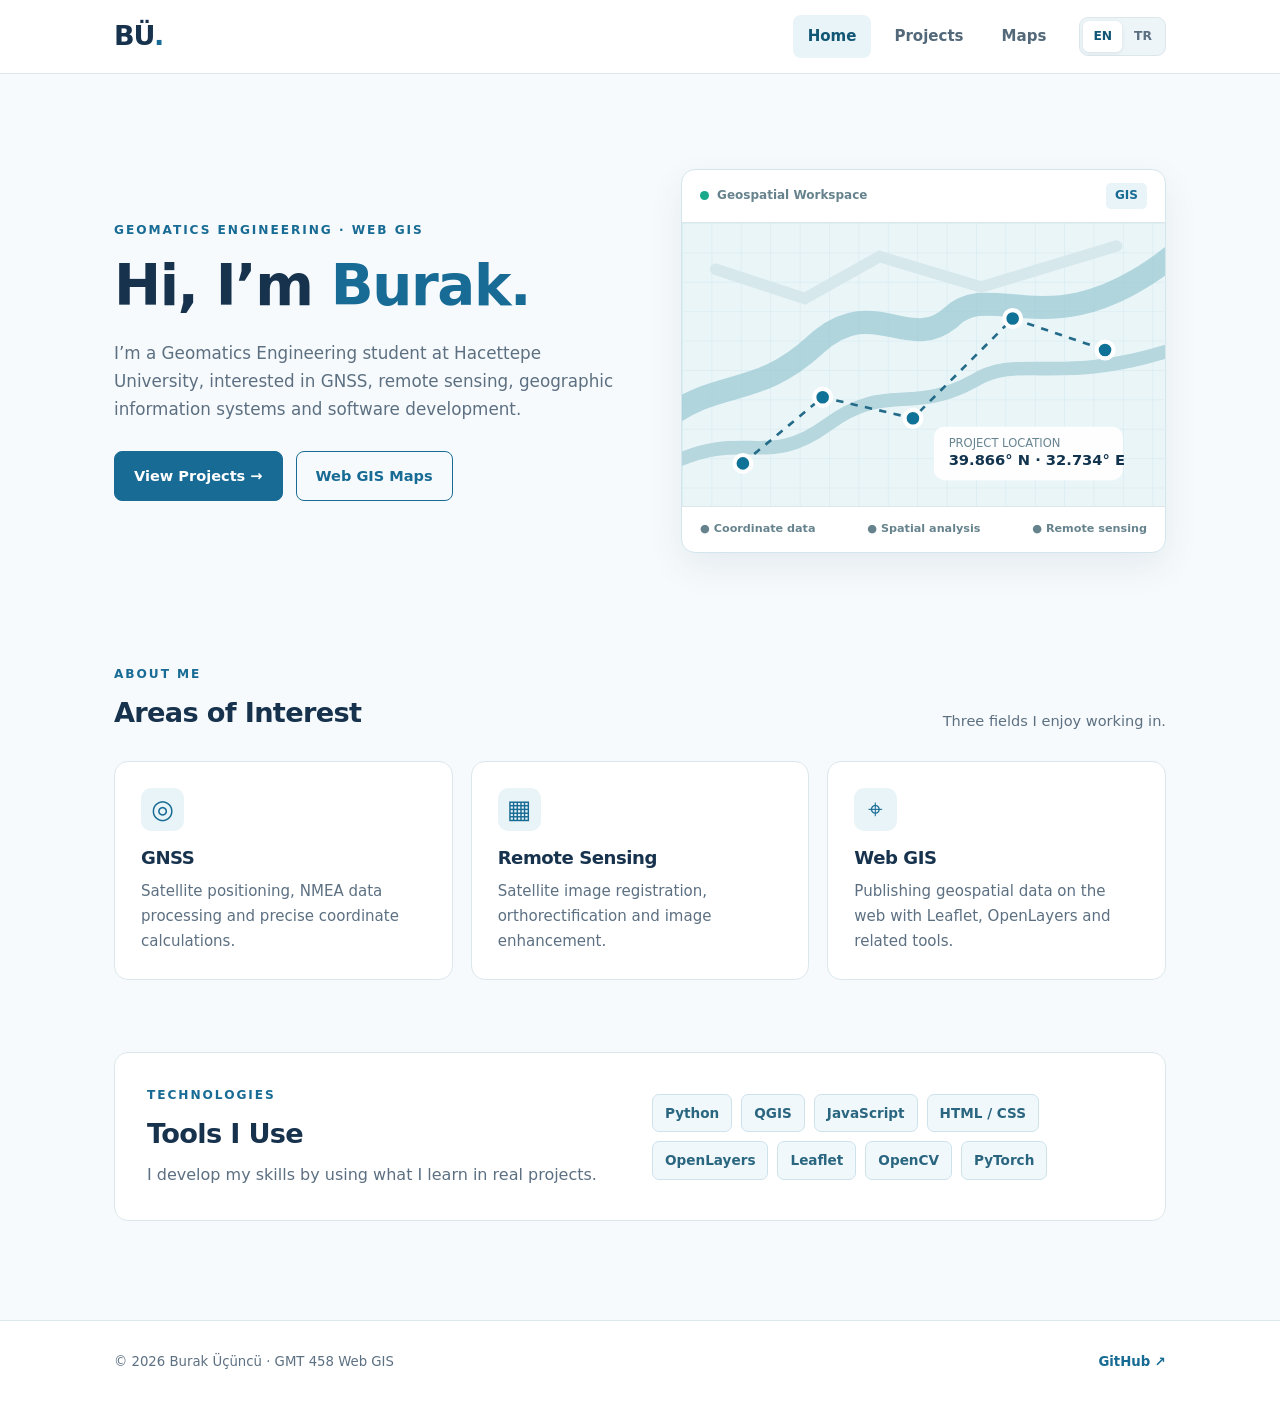
<file: index.html>
<!DOCTYPE html>
<html lang="en">
<head>
  <meta charset="UTF-8">
  <meta name="viewport" content="width=device-width, initial-scale=1">
  <meta name="description" data-i18n-content="site.homeDescription" content="Burak Üçüncü - Geomatics Engineering student portfolio and Web GIS projects.">
  <title data-i18n="site.homeTitle">Burak Üçüncü | Home</title>
  <link rel="stylesheet" href="style.css">
  <script defer src="i18n.js"></script>
</head>
<body>
  <header class="site-header">
    <div class="container navbar">
      <a class="logo" href="index.html" aria-label="Home" data-i18n-aria="nav.logo">BÜ<span class="logo-dot">.</span></a>
      <div class="header-actions">
        <nav aria-label="Main navigation" data-i18n-aria="nav.label">
          <a class="active" aria-current="page" href="index.html" data-i18n="nav.home">Home</a>
          <a href="projects.html" data-i18n="nav.projects">Projects</a>
          <a href="maps.html" data-i18n="nav.maps">Maps</a>
        </nav>
        <div class="language-switch" role="group" aria-label="Language" data-i18n-aria="language.label">
          <button type="button" class="selected" data-lang="en" aria-pressed="true">EN</button>
          <button type="button" data-lang="tr" aria-pressed="false">TR</button>
        </div>
      </div>
    </div>
  </header>

  <main class="container">
    <section class="hero soft-enter">
      <div>
        <span class="eyebrow">GEOMATICS ENGINEERING · WEB GIS</span>
        <h1><span data-i18n="home.greeting">Hi, I’m</span> <span class="accent">Burak.</span></h1>
        <p class="lead" data-i18n="home.lead">I’m a Geomatics Engineering student at Hacettepe University, interested in GNSS, remote sensing, geographic information systems and software development.</p>
        <div class="button-row">
          <a class="button" href="projects.html" data-i18n="home.viewProjects">View Projects →</a>
          <a class="button button-outline" href="maps.html" data-i18n="home.viewMaps">Web GIS Maps</a>
        </div>
      </div>
      <div class="hero-panel" aria-label="Geospatial data visualization" data-i18n-aria="home.heroImageLabel">
        <div class="hero-panel-head"><span class="small-dot"></span> Geospatial Workspace <span class="panel-tag">GIS</span></div>
        <svg viewBox="0 0 460 270" role="img" aria-label="Abstract map with a coordinate grid and location markers" data-i18n-aria="home.heroSvgLabel">
          <defs><pattern id="grid" width="28" height="28" patternUnits="userSpaceOnUse"><path d="M28 0H0V28" fill="none" stroke="#bcdce7" stroke-width="1" opacity=".55"/></pattern></defs>
          <rect x="0" y="0" width="460" height="270" fill="#eaf5f8"/>
          <rect x="0" y="0" width="460" height="270" fill="url(#grid)"/>
          <path d="M-15 186C35 148 72 167 127 116S217 126 257 89 354 123 470 29" fill="none" stroke="#92c5d0" stroke-width="22" stroke-linecap="round" opacity=".65"/>
          <path d="M-8 228C62 196 80 235 139 192 194 151 218 183 277 151 322 123 357 157 472 119" fill="none" stroke="#b5d7dd" stroke-width="13" stroke-linecap="round"/>
          <path d="M32 44L117 72 188 32 285 61 414 22" fill="none" stroke="#d7e8ec" stroke-width="11" stroke-linecap="round"/>
          <path d="M58 229L134 166 220 186 315 91 403 121" fill="none" stroke="#236b89" stroke-width="2.5" stroke-dasharray="7 7"/>
          <g fill="#0f7296" stroke="#ffffff" stroke-width="4"><circle cx="58" cy="229" r="8"/><circle cx="134" cy="166" r="8"/><circle cx="220" cy="186" r="8"/><circle cx="315" cy="91" r="8"/><circle cx="403" cy="121" r="8"/></g>
          <g><rect x="240" y="194" width="180" height="51" rx="10" fill="#ffffff" opacity=".95"/><text x="254" y="213" font-size="11" fill="#688491">PROJECT LOCATION</text><text x="254" y="231" font-size="14" font-weight="700" fill="#12334e">39.866° N · 32.734° E</text></g>
        </svg>
        <div class="hero-panel-foot"><span>● Coordinate data</span><span>● Spatial analysis</span><span>● Remote sensing</span></div>
      </div>
    </section>

    <section class="section">
      <div class="section-heading"><div><span class="eyebrow" data-i18n="home.aboutEyebrow">ABOUT ME</span><h2 data-i18n="home.areasTitle">Areas of Interest</h2></div><p data-i18n="home.areasLead">Three fields I enjoy working in.</p></div>
      <div class="card-grid">
        <article class="card"><span class="card-icon" aria-hidden="true">◎</span><h3>GNSS</h3><p data-i18n="home.gnssDescription">Satellite positioning, NMEA data processing and precise coordinate calculations.</p></article>
        <article class="card"><span class="card-icon" aria-hidden="true">▦</span><h3 data-i18n="home.remoteTitle">Remote Sensing</h3><p data-i18n="home.remoteDescription">Satellite image registration, orthorectification and image enhancement.</p></article>
        <article class="card"><span class="card-icon" aria-hidden="true">⌖</span><h3>Web GIS</h3><p data-i18n="home.webgisDescription">Publishing geospatial data on the web with Leaflet, OpenLayers and related tools.</p></article>
      </div>
    </section>

    <section class="section bottom-section">
      <div class="simple-panel two-column">
        <div><span class="eyebrow" data-i18n="home.techEyebrow">TECHNOLOGIES</span><h2 data-i18n="home.techTitle">Tools I Use</h2><p data-i18n="home.techDescription">I develop my skills by using what I learn in real projects.</p></div>
        <div class="tags" aria-label="Technologies" data-i18n-aria="home.techLabel"><span>Python</span><span>QGIS</span><span>JavaScript</span><span>HTML / CSS</span><span>OpenLayers</span><span>Leaflet</span><span>OpenCV</span><span>PyTorch</span></div>
      </div>
    </section>
  </main>

  <footer class="site-footer"><div class="container footer-inner"><span>© 2026 Burak Üçüncü · GMT 458 Web GIS</span><a href="https://github.com/burakucncu" target="_blank" rel="noopener noreferrer">GitHub ↗</a></div></footer>
</body>
</html>
</file>
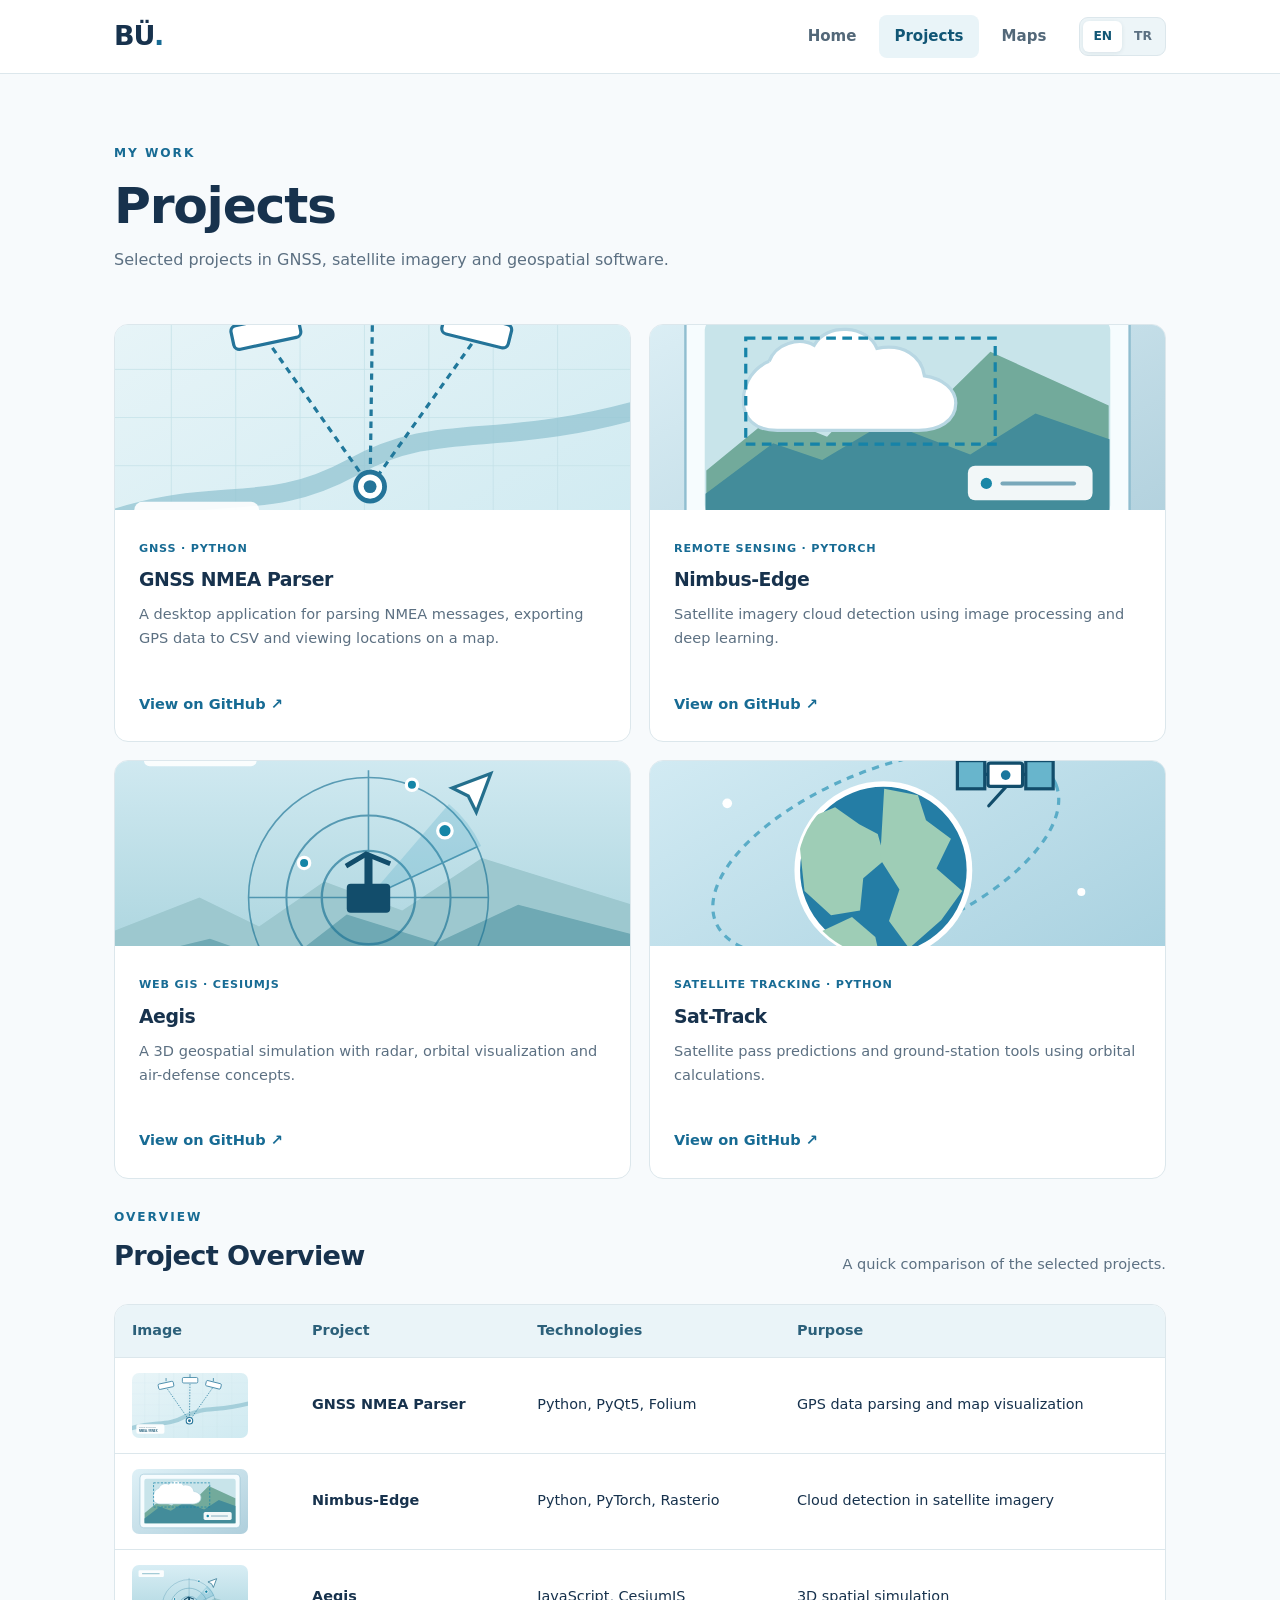
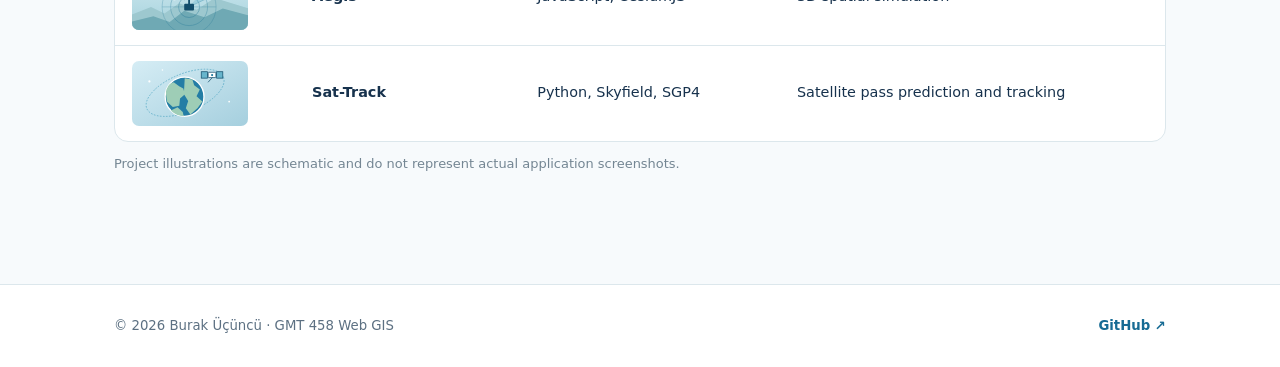
<file: projects.html>
<!DOCTYPE html>
<html lang="en">
<head>
  <meta charset="UTF-8">
  <meta name="viewport" content="width=device-width, initial-scale=1">
  <meta name="description" data-i18n-content="site.projectsDescription" content="Selected GNSS, remote sensing and geospatial software projects.">
  <title data-i18n="site.projectsTitle">Burak Üçüncü | Projects</title>
  <link rel="stylesheet" href="style.css">
  <script defer src="i18n.js"></script>
</head>
<body>
  <header class="site-header">
    <div class="container navbar">
      <a class="logo" href="index.html" aria-label="Home" data-i18n-aria="nav.logo">BÜ<span class="logo-dot">.</span></a>
      <div class="header-actions">
        <nav aria-label="Main navigation" data-i18n-aria="nav.label">
          <a href="index.html" data-i18n="nav.home">Home</a>
          <a class="active" aria-current="page" href="projects.html" data-i18n="nav.projects">Projects</a>
          <a href="maps.html" data-i18n="nav.maps">Maps</a>
        </nav>
        <div class="language-switch" role="group" aria-label="Language" data-i18n-aria="language.label">
          <button type="button" class="selected" data-lang="en" aria-pressed="true">EN</button>
          <button type="button" data-lang="tr" aria-pressed="false">TR</button>
        </div>
      </div>
    </div>
  </header>

  <main class="container">
    <div class="page-intro soft-enter"><span class="eyebrow" data-i18n="projects.eyebrow">MY WORK</span><h1 data-i18n="projects.title">Projects</h1><p data-i18n="projects.intro">Selected projects in GNSS, satellite imagery and geospatial software.</p></div>
    <section class="project-grid" aria-label="Project cards" data-i18n-aria="projects.cardsLabel">
      <article class="project-card">
        <img src="images/gnss.svg" alt="Illustration of GNSS satellite signals" data-i18n-alt="projects.gnssImage" width="640" height="360">
        <div class="project-content"><span class="category" data-i18n="projects.gnssCategory">GNSS · PYTHON</span><h2>GNSS NMEA Parser</h2><p data-i18n="projects.gnssDescription">A desktop application for parsing NMEA messages, exporting GPS data to CSV and viewing locations on a map.</p><a class="text-link" href="https://github.com/burakucncu/gnss-nmea-parser" target="_blank" rel="noopener noreferrer" data-i18n="projects.github">View on GitHub ↗</a></div>
      </article>
      <article class="project-card">
        <img src="images/nimbus.svg" alt="Satellite cloud detection illustration" data-i18n-alt="projects.nimbusImage" width="640" height="360">
        <div class="project-content"><span class="category" data-i18n="projects.nimbusCategory">REMOTE SENSING · PYTORCH</span><h2>Nimbus-Edge</h2><p data-i18n="projects.nimbusDescription">Satellite imagery cloud detection using image processing and deep learning.</p><a class="text-link" href="https://github.com/burakucncu/nimbus-edge" target="_blank" rel="noopener noreferrer" data-i18n="projects.github">View on GitHub ↗</a></div>
      </article>
      <article class="project-card">
        <img src="images/aegis.svg" alt="Radar coverage and geospatial simulation illustration" data-i18n-alt="projects.aegisImage" width="640" height="360">
        <div class="project-content"><span class="category" data-i18n="projects.aegisCategory">WEB GIS · CESIUMJS</span><h2>Aegis</h2><p data-i18n="projects.aegisDescription">A 3D geospatial simulation with radar, orbital visualization and air-defense concepts.</p><a class="text-link" href="https://github.com/burakucncu/aegis" target="_blank" rel="noopener noreferrer" data-i18n="projects.github">View on GitHub ↗</a></div>
      </article>
      <article class="project-card">
        <img src="images/sat-track.svg" alt="Satellite orbit and Earth illustration" data-i18n-alt="projects.satImage" width="640" height="360">
        <div class="project-content"><span class="category" data-i18n="projects.satCategory">SATELLITE TRACKING · PYTHON</span><h2>Sat-Track</h2><p data-i18n="projects.satDescription">Satellite pass predictions and ground-station tools using orbital calculations.</p><a class="text-link" href="https://github.com/burakucncu/sat-track" target="_blank" rel="noopener noreferrer" data-i18n="projects.github">View on GitHub ↗</a></div>
      </article>
    </section>

    <section class="section bottom-section">
      <div class="section-heading"><div><span class="eyebrow" data-i18n="projects.tableEyebrow">OVERVIEW</span><h2 data-i18n="projects.tableTitle">Project Overview</h2></div><p data-i18n="projects.tableLead">A quick comparison of the selected projects.</p></div>
      <div class="table-scroll"><table class="project-table"><thead><tr><th data-i18n="projects.tableImage">Image</th><th data-i18n="projects.tableProject">Project</th><th data-i18n="projects.tableTools">Technologies</th><th data-i18n="projects.tablePurpose">Purpose</th></tr></thead><tbody>
        <tr><td><img src="images/gnss.svg" alt="Illustration of GNSS satellite signals" data-i18n-alt="projects.gnssImage" width="116" height="65"></td><td>GNSS NMEA Parser</td><td>Python, PyQt5, Folium</td><td data-i18n="projects.gnssPurpose">GPS data parsing and map visualization</td></tr>
        <tr><td><img src="images/nimbus.svg" alt="Satellite cloud detection illustration" data-i18n-alt="projects.nimbusImage" width="116" height="65"></td><td>Nimbus-Edge</td><td>Python, PyTorch, Rasterio</td><td data-i18n="projects.nimbusPurpose">Cloud detection in satellite imagery</td></tr>
        <tr><td><img src="images/aegis.svg" alt="Radar coverage and geospatial simulation illustration" data-i18n-alt="projects.aegisImage" width="116" height="65"></td><td>Aegis</td><td>JavaScript, CesiumJS</td><td data-i18n="projects.aegisPurpose">3D spatial simulation</td></tr>
        <tr><td><img src="images/sat-track.svg" alt="Satellite orbit and Earth illustration" data-i18n-alt="projects.satImage" width="116" height="65"></td><td>Sat-Track</td><td>Python, Skyfield, SGP4</td><td data-i18n="projects.satPurpose">Satellite pass prediction and tracking</td></tr>
      </tbody></table></div>
      <p class="small-note" data-i18n="projects.imageNote">Project illustrations are schematic and do not represent actual application screenshots.</p>
    </section>
  </main>
  <footer class="site-footer"><div class="container footer-inner"><span>© 2026 Burak Üçüncü · GMT 458 Web GIS</span><a href="https://github.com/burakucncu" target="_blank" rel="noopener noreferrer">GitHub ↗</a></div></footer>
</body>
</html>
</file>
<file: style.css>
:root{--ink:#17324d;--muted:#5c7082;--blue:#176b94;--blue-dark:#115675;--border:#dce7ec;--bg:#f7fafc;--panel:#fff;--soft:#e9f4f8;--radius:14px}
*{box-sizing:border-box}
html{scroll-behavior:smooth}
body{margin:0;background:var(--bg);color:var(--ink);font:16px/1.65 system-ui,-apple-system,BlinkMacSystemFont,"Segoe UI",sans-serif}
a{color:inherit}
img{max-width:100%;height:auto}
.container{max-width:1100px;margin:0 auto;padding:0 24px}
.site-header{background:#fff;border-bottom:1px solid var(--border)}
.navbar{min-height:73px;display:flex;align-items:center;justify-content:space-between;gap:20px}
.logo{font-weight:850;font-size:27px;text-decoration:none;letter-spacing:-1.2px}
.logo-dot,.accent{color:var(--blue)}
nav{display:flex;gap:8px;align-items:center}
nav a{padding:9px 15px;border-radius:8px;text-decoration:none;font-size:.94rem;font-weight:600;color:#536879;transition:background .2s,color .2s}
nav a:hover,nav a.active{background:var(--soft);color:var(--blue-dark)}
h1,h2,h3,p{margin-top:0}h1,h2,h3{line-height:1.22;letter-spacing:-.025em}
h1{font-size:clamp(2.4rem,4.4vw,4.1rem);margin-bottom:19px}h2{font-size:1.7rem;margin-bottom:11px}h3{font-size:1.13rem;margin-bottom:10px}
p{color:var(--muted)}.lead{font-size:1.05rem;max-width:580px}
.eyebrow{color:var(--blue);font-size:.76rem;letter-spacing:.16em;font-weight:800;display:block;margin-bottom:12px}
.hero{display:grid;grid-template-columns:1.05fr 1fr;align-items:center;gap:58px;padding:95px 0 83px}
.button-row{display:flex;gap:13px;flex-wrap:wrap;margin-top:28px}.button{display:inline-flex;align-items:center;gap:10px;background:var(--blue);border:1px solid var(--blue);padding:12px 19px;border-radius:8px;color:white;text-decoration:none;font-weight:700;font-size:.91rem;transition:background .18s,transform .18s}.button:hover{background:var(--blue-dark);transform:translateY(-2px)}.button-outline{background:transparent;color:var(--blue)}.button-outline:hover{background:var(--soft)}
.hero-panel{overflow:hidden;border-radius:var(--radius);background:#fff;border:1px solid #d3e5ed;box-shadow:0 14px 35px rgba(19,65,86,.08)}.hero-panel svg{display:block;width:100%;height:auto}.hero-panel-head,.hero-panel-foot{padding:13px 18px;display:flex;gap:8px;align-items:center;font-size:.75rem;font-weight:700;color:#66838d}.hero-panel-head{border-bottom:1px solid var(--border)}.hero-panel-foot{border-top:1px solid var(--border);justify-content:space-between;flex-wrap:wrap;font-size:.7rem}.small-dot{width:9px;height:9px;border-radius:50%;background:#18a98c}.panel-tag{margin-left:auto;color:var(--blue);background:var(--soft);padding:3px 9px;border-radius:5px}
.section{padding:28px 0 44px}.section-heading{display:flex;justify-content:space-between;align-items:end;gap:20px;margin-bottom:21px}.section-heading p{margin-bottom:7px;font-size:.91rem}.card-grid{display:grid;grid-template-columns:repeat(3,1fr);gap:18px}.card,.project-card,.simple-panel{background:#fff;border:1px solid var(--border);border-radius:var(--radius)}.card{padding:26px;transition:box-shadow .2s,transform .2s}.card:hover,.project-card:hover{transform:translateY(-3px);box-shadow:0 12px 26px rgba(29,75,103,.09)}.card p{margin:0;font-size:.94rem}.card-icon{display:grid;place-items:center;width:43px;height:43px;background:var(--soft);color:var(--blue);font-size:26px;border-radius:10px;margin-bottom:16px}
.simple-panel{padding:32px}.simple-panel p:last-child{margin-bottom:0}.two-column{display:grid;grid-template-columns:1fr 1fr;align-items:center;gap:24px}.tags{display:flex;gap:9px;flex-wrap:wrap}.tags span{border:1px solid #cee2ec;background:#f0f8fb;color:#2b6680;padding:7px 12px;border-radius:7px;font-size:.85rem;font-weight:600}
.bottom-section{margin-bottom:55px}.site-footer{background:white;border-top:1px solid var(--border)}.footer-inner{min-height:82px;display:flex;align-items:center;justify-content:space-between;gap:16px;font-size:.83rem;color:var(--muted)}.footer-inner a{color:var(--blue);text-decoration:none;font-weight:700}
.page-intro{padding:69px 0 35px}.page-intro h1{font-size:clamp(2.25rem,4vw,3.15rem);margin-bottom:10px}.page-intro p{max-width:700px}.project-grid{display:grid;grid-template-columns:repeat(3,1fr);gap:18px}.project-card{overflow:hidden;transition:box-shadow .2s,transform .2s}.project-card>img{width:100%;height:185px;object-fit:cover;display:block;background:#e6f3f8}.project-content{padding:24px}.project-content h2{font-size:1.18rem;margin-top:8px}.project-content p{font-size:.91rem;min-height:104px}.category{font-size:.7rem;font-weight:800;color:var(--blue);letter-spacing:.07em}.text-link{font-size:.91rem;color:var(--blue);font-weight:700;text-decoration:none}.text-link:hover{text-decoration:underline}
.table-scroll{overflow-x:auto;border-radius:var(--radius);border:1px solid var(--border);background:white}.project-table{border-collapse:collapse;width:100%;min-width:665px;font-size:.9rem}.project-table th{background:#eaf4f8;text-align:left;color:#2c607a;padding:14px 17px}.project-table td{padding:15px 17px;vertical-align:middle;border-top:1px solid var(--border)}.project-table td:nth-child(2){font-weight:700}.project-table img{width:116px;height:65px;object-fit:cover;display:block;border-radius:7px}.small-note{font-size:.81rem;margin:11px 0;color:#748693}
.info-strip{display:flex;flex-wrap:wrap;gap:12px;margin-bottom:28px}.info-strip span{font-size:.87rem;padding:10px 15px;background:#e9f5f9;color:#285b73;border:1px solid #cde6ed;border-radius:9px}
.map-section{border:1px solid var(--border);background:#fff;border-radius:var(--radius);padding:24px;margin-bottom:26px}.map-header{display:flex;align-items:start;justify-content:space-between;gap:15px}.map-header h2{font-size:1.45rem}.map-header p{font-size:.93rem;margin-bottom:18px}.map-library{color:var(--blue-dark);background:var(--soft);font-size:.8rem;font-weight:800;padding:5px 10px;border-radius:6px}.map-view{width:100%;height:405px;z-index:0;border:1px solid var(--border);border-radius:9px;overflow:hidden;background:#e8f1f3}.map-status{border-radius:7px;background:#f1f7f9;color:#2c617c;padding:10px 13px;margin-top:12px;font-size:.89rem;font-weight:600}.map-explainer{margin-top:34px}.explain-grid{display:grid;grid-template-columns:1fr 1fr;gap:28px}.explain-grid p{margin-bottom:0;font-size:.91rem}code{font: .9em ui-monospace,SFMono-Regular,Consolas,monospace;background:#edf4f8;border-radius:4px;padding:2px 4px;color:#246584}.ol-popup{position:absolute;z-index:999;padding:9px 13px;max-width:220px;box-shadow:0 4px 15px #12334e22;border-radius:8px;border:1px solid #cddfe8;background:white;font-size:.85rem}.ol-popup[hidden]{display:none!important}
.soft-enter{animation:appear .45s ease both}@keyframes appear{from{opacity:0;transform:translateY(7px)}to{opacity:1;transform:translateY(0)}}
@media(max-width:850px){.hero{grid-template-columns:1fr;gap:32px;padding:63px 0}.hero-panel{max-width:660px}.project-grid{grid-template-columns:1fr 1fr}.project-content p{min-height:auto}.two-column{grid-template-columns:1fr}.card-grid{gap:12px}}
@media(max-width:620px){.container{padding:0 16px}.navbar{min-height:70px}.logo{font-size:23px}nav{gap:1px}nav a{padding:7px 9px;font-size:.81rem}.hero{padding:48px 0}.hero-panel-foot{gap:6px}.card-grid,.project-grid,.explain-grid{grid-template-columns:1fr}.section-heading{display:block}.simple-panel{padding:23px}.page-intro{padding:46px 0 20px}.map-section{padding:13px}.map-view{height:335px}.map-header h2{font-size:1.2rem}.footer-inner{flex-direction:column;align-items:start;justify-content:center;gap:2px}.info-strip{display:block}.info-strip span{display:block;margin-bottom:8px}}
@media(prefers-reduced-motion:reduce){*,*::before,*::after{animation:none!important;transition:none!important;scroll-behavior:auto!important}}
.header-actions{display:flex;align-items:center;gap:18px}
.language-switch{display:flex;align-items:center;gap:2px;padding:3px;background:#edf5f8;border:1px solid var(--border);border-radius:9px}
.language-switch button{border:0;background:transparent;border-radius:6px;color:var(--muted);font:700 .77rem/1 system-ui,-apple-system,sans-serif;cursor:pointer;padding:9px 10px}
.language-switch button.selected{background:#fff;color:var(--blue-dark);box-shadow:0 1px 4px #14344d18}
.language-switch button:focus-visible{outline:2px solid var(--blue);outline-offset:2px}
.project-grid{grid-template-columns:repeat(2,minmax(0,1fr))}
.project-content p{min-height:74px}
@media(max-width:740px){.navbar{flex-wrap:wrap;padding-top:12px;padding-bottom:12px;gap:10px}.header-actions{gap:8px}}
@media(max-width:620px){.header-actions{width:100%;justify-content:space-between}.project-grid{grid-template-columns:1fr}.project-content p{min-height:auto}.language-switch button{padding:8px 9px}}

.place-popup{display:grid;gap:4px;min-width:165px;font-size:.85rem;line-height:1.45}
.place-popup strong{color:var(--ink);font-size:.96rem}
.place-popup .place-category{font-weight:700;color:var(--blue)}
.place-popup small{color:var(--muted)}
.place-popup a{color:var(--blue);text-decoration:none;font-weight:700;margin-top:4px}
.place-popup a:hover{text-decoration:underline}
.ol-popup{max-width:290px}
</file>
